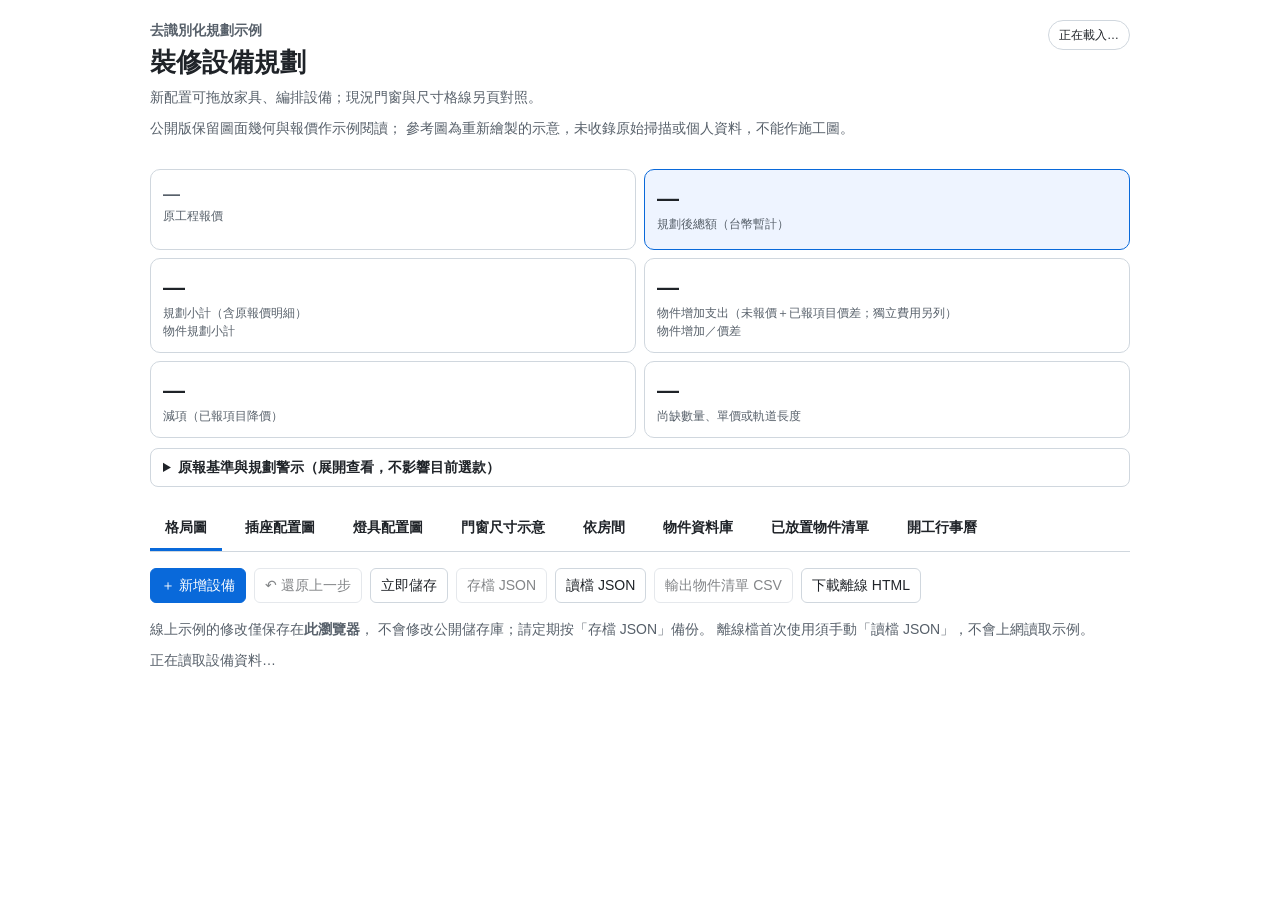
<file: index.html>
<!doctype html>
<html lang="zh-Hant">
<head>
    <meta charset="utf-8">
    <meta name="viewport" content="width=device-width, initial-scale=1">
    <meta http-equiv="refresh" content="0; url=portable/裝修設備規劃.html?demo=pages">
    <title>裝修設備規劃｜公開示例</title>
</head>
<body>
    <main>
        <h1>裝修設備規劃｜去識別化示例</h1>
        <p>正在開啟互動規劃器；若未自動跳轉，請
            <a href="portable/裝修設備規劃.html?demo=pages">開啟公開示例</a>。</p>
        <p>此頁的修改只保存在你的瀏覽器，不會修改公開儲存庫；請定期下載 JSON 存檔。</p>
    </main>
</body>
</html>
</file>
